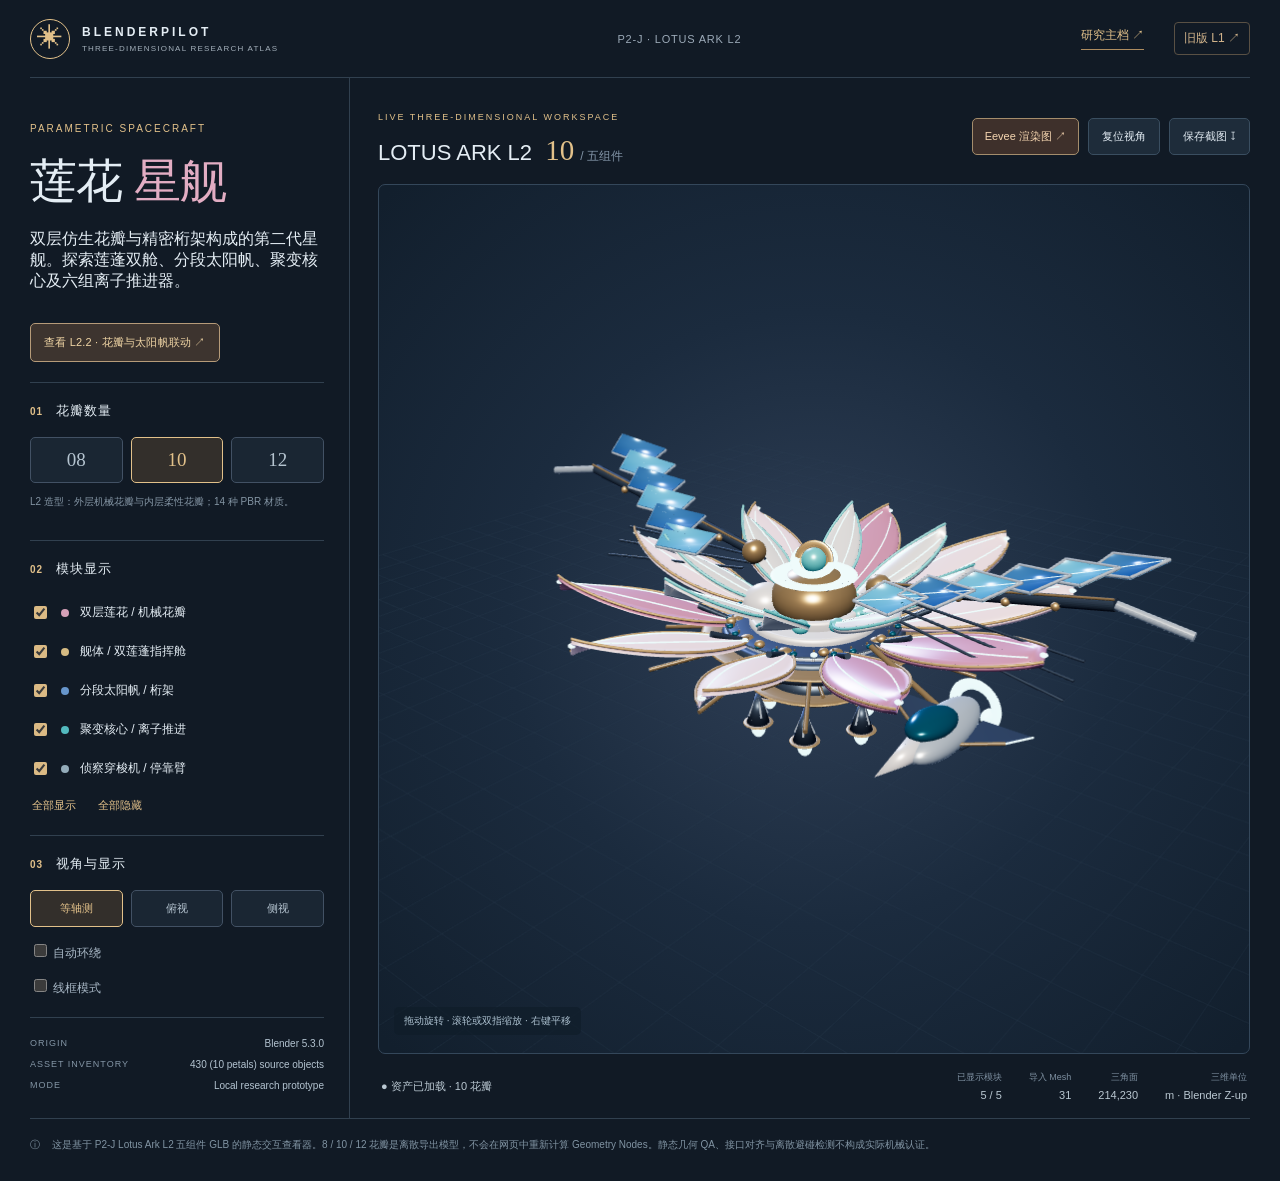
<file: index.html>
<!DOCTYPE html><html lang="zh-CN"><head><meta charset="utf-8"/><meta name="viewport" content="width=device-width,initial-scale=1"/><meta name="theme-color" content="#111923"/><title>Lotus Ark L2 · BlenderPilot 3D Atlas</title><link rel="stylesheet" href="./styles.css"/><script type="importmap">{"imports":{"three":"./vendor/three.module.js"}}</script><script type="module" src="./main.js"></script></head>
<body><div class="app">
<header><div class="brand"><span class="logo">✳</span><div><b>BLENDERPILOT</b><small>THREE-DIMENSIONAL RESEARCH ATLAS</small></div></div><span class="edition">P2-J · LOTUS ARK L2</span><a href="https://app.notion.com/p/41b34a28189a81a082bcf59a9b051cc3" target="_blank" rel="noreferrer">研究主档 ↗</a><a class="legacy-link" href="./l1/" title="对比旧版星舰 L1">旧版 L1 ↗</a></header>
<main><aside><section class="intro"><p class="eyebrow">PARAMETRIC SPACECRAFT</p><h1>莲花 <em>星舰</em></h1><p>双层仿生花瓣与精密桁架构成的第二代星舰。探索莲蓬双舱、分段太阳帆、聚变核心及六组离子推进器。</p><a class="mechanics-link" href="./mechanics/">查看 L2.2 · 花瓣与太阳帆联动 ↗</a></section>
<section><h2><span>01</span> 花瓣数量</h2><div class="variants"><label><input id="petal-8" type="radio" name="petals" value="8"><span>08</span></label><label><input id="petal-10" type="radio" name="petals" value="10" checked><span>10</span></label><label><input id="petal-12" type="radio" name="petals" value="12"><span>12</span></label></div><p class="muted">L2 造型：外层机械花瓣与内层柔性花瓣；14 种 PBR 材质。</p></section>
<section><h2><span>02</span> 模块显示</h2><div class="modules">
<label><input id="module-petals" type="checkbox" data-module="petals" checked><i style="background:#d6a1b8"></i>双层莲花 / 机械花瓣</label>
<label><input id="module-hull" type="checkbox" data-module="hull" checked><i style="background:#d6bb83"></i>舰体 / 双莲蓬指挥舱</label>
<label><input id="module-sails" type="checkbox" data-module="sails" checked><i style="background:#6796cc"></i>分段太阳帆 / 桁架</label>
<label><input id="module-engines" type="checkbox" data-module="engines" checked><i style="background:#53babf"></i>聚变核心 / 离子推进</label>
<label><input id="module-shuttle" type="checkbox" data-module="shuttle" checked><i style="background:#94acba"></i>侦察穿梭机 / 停靠臂</label>
</div><div class="inline"><button id="all-on">全部显示</button><button id="all-off">全部隐藏</button></div></section>
<section><h2><span>03</span> 视角与显示</h2><div class="views"><button id="view-iso" data-view="iso" class="selected">等轴测</button><button id="view-top" data-view="top">俯视</button><button id="view-side" data-view="side">侧视</button></div><label class="switch"><input type="checkbox" id="auto-rotate"> 自动环绕</label><label class="switch"><input type="checkbox" id="wireframe"> 线框模式</label></section>
<div class="aside-foot"><div><small>ORIGIN</small><span>Blender 5.3.0</span></div><div><small>ASSET INVENTORY</small><span>430 (10 petals) source objects</span></div><div><small>MODE</small><span>Local research prototype</span></div></div></aside>
<article><div class="topline"><div><small>LIVE THREE-DIMENSIONAL WORKSPACE</small><h3>LOTUS ARK L2 <strong id="stage-count">10</strong> <span>/ 五组件</span></h3></div><div class="actions"><a class="render-link" href="./assets/lotus_ark_l2_hero.jpg" target="_blank" rel="noreferrer">Eevee 渲染图 ↗</a><button id="reset-camera">复位视角</button><button id="capture">保存截图 ↧</button></div></div>
<div id="viewport"><div id="loader"><span class="spinner"></span><span id="load-text">正在加载三维资产 …</span></div><p class="hint">拖动旋转 · 滚轮或双指缩放 · 右键平移</p><div id="error" role="alert" hidden></div></div>
<div class="bottomline"><span id="status">正在初始化</span><div><span><small>已显示模块</small><b id="visible-count">—</b></span><span><small>导入 Mesh</small><b id="mesh-count">—</b></span><span><small>三角面</small><b id="triangle-count">—</b></span><span><small>三维单位</small><b>m · Blender Z-up</b></span></div></div></article></main>
<footer><span>ⓘ</span><p>这是基于 P2-J Lotus Ark L2 五组件 GLB 的静态交互查看器。8 / 10 / 12 花瓣是离散导出模型，不会在网页中重新计算 Geometry Nodes。静态几何 QA、接口对齐与离散避碰检测不构成实际机械认证。</p></footer></div></body></html>
</file>
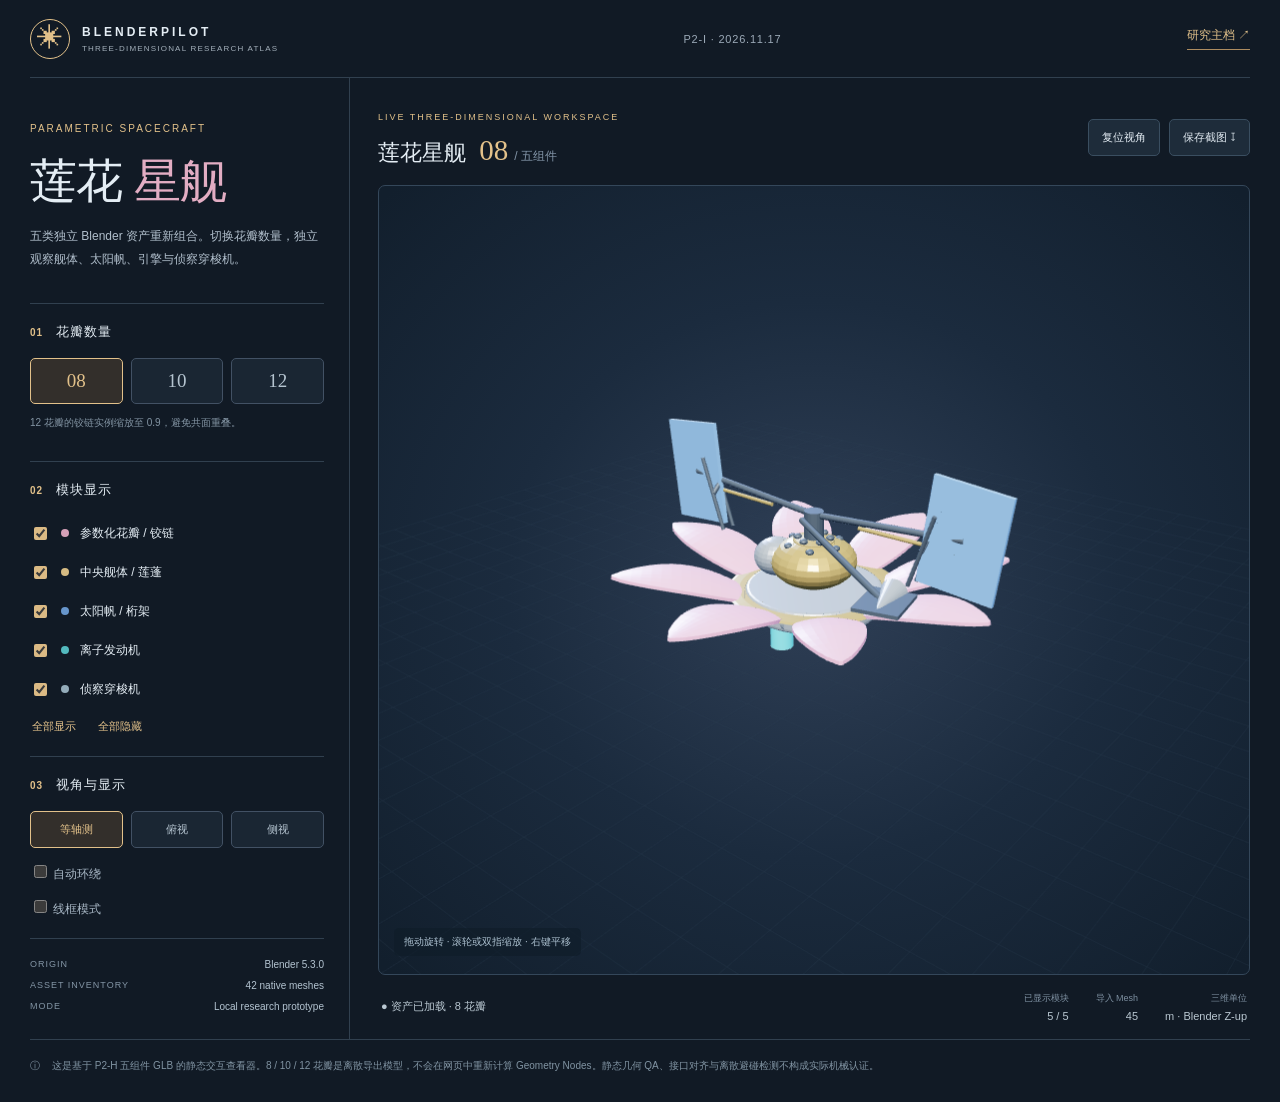
<file: l1/index.html>
<!DOCTYPE html><html lang="zh-CN"><head><meta charset="utf-8"/><meta name="viewport" content="width=device-width,initial-scale=1"/><meta name="theme-color" content="#111923"/><title>莲花星舰 · BlenderPilot 3D Atlas</title><link rel="stylesheet" href="./styles.css"/><script type="importmap">{"imports":{"three":"./vendor/three.module.js"}}</script><script type="module" src="./main.js"></script></head>
<body><div class="app">
<header><div class="brand"><span class="logo">✳</span><div><b>BLENDERPILOT</b><small>THREE-DIMENSIONAL RESEARCH ATLAS</small></div></div><span class="edition">P2-I · 2026.11.17</span><a href="https://app.notion.com/p/41b34a28189a81a082bcf59a9b051cc3" target="_blank" rel="noreferrer">研究主档 ↗</a></header>
<main><aside><section class="intro"><p class="eyebrow">PARAMETRIC SPACECRAFT</p><h1>莲花 <em>星舰</em></h1><p>五类独立 Blender 资产重新组合。切换花瓣数量，独立观察舰体、太阳帆、引擎与侦察穿梭机。</p></section>
<section><h2><span>01</span> 花瓣数量</h2><div class="variants"><label><input type="radio" name="petals" value="8" checked><span>08</span></label><label><input type="radio" name="petals" value="10"><span>10</span></label><label><input type="radio" name="petals" value="12"><span>12</span></label></div><p class="muted">12 花瓣的铰链实例缩放至 0.9，避免共面重叠。</p></section>
<section><h2><span>02</span> 模块显示</h2><div class="modules">
<label><input type="checkbox" data-module="petals" checked><i style="background:#d6a1b8"></i>参数化花瓣 / 铰链</label>
<label><input type="checkbox" data-module="hull" checked><i style="background:#d6bb83"></i>中央舰体 / 莲蓬</label>
<label><input type="checkbox" data-module="sails" checked><i style="background:#6796cc"></i>太阳帆 / 桁架</label>
<label><input type="checkbox" data-module="engines" checked><i style="background:#53babf"></i>离子发动机</label>
<label><input type="checkbox" data-module="shuttle" checked><i style="background:#94acba"></i>侦察穿梭机</label>
</div><div class="inline"><button id="all-on">全部显示</button><button id="all-off">全部隐藏</button></div></section>
<section><h2><span>03</span> 视角与显示</h2><div class="views"><button data-view="iso" class="selected">等轴测</button><button data-view="top">俯视</button><button data-view="side">侧视</button></div><label class="switch"><input type="checkbox" id="auto-rotate"> 自动环绕</label><label class="switch"><input type="checkbox" id="wireframe"> 线框模式</label></section>
<div class="aside-foot"><div><small>ORIGIN</small><span>Blender 5.3.0</span></div><div><small>ASSET INVENTORY</small><span>42 native meshes</span></div><div><small>MODE</small><span>Local research prototype</span></div></div></aside>
<article><div class="topline"><div><small>LIVE THREE-DIMENSIONAL WORKSPACE</small><h3>莲花星舰 <strong id="stage-count">08</strong> <span>/ 五组件</span></h3></div><div class="actions"><button id="reset-camera">复位视角</button><button id="capture">保存截图 ↧</button></div></div>
<div id="viewport"><div id="loader"><span class="spinner"></span><span id="load-text">正在加载三维资产 …</span></div><p class="hint">拖动旋转 · 滚轮或双指缩放 · 右键平移</p><div id="error" role="alert" hidden></div></div>
<div class="bottomline"><span id="status">正在初始化</span><div><span><small>已显示模块</small><b id="visible-count">—</b></span><span><small>导入 Mesh</small><b id="mesh-count">—</b></span><span><small>三维单位</small><b>m · Blender Z-up</b></span></div></div></article></main>
<footer><span>ⓘ</span><p>这是基于 P2-H 五组件 GLB 的静态交互查看器。8 / 10 / 12 花瓣是离散导出模型，不会在网页中重新计算 Geometry Nodes。静态几何 QA、接口对齐与离散避碰检测不构成实际机械认证。</p></footer></div></body></html>
</file>
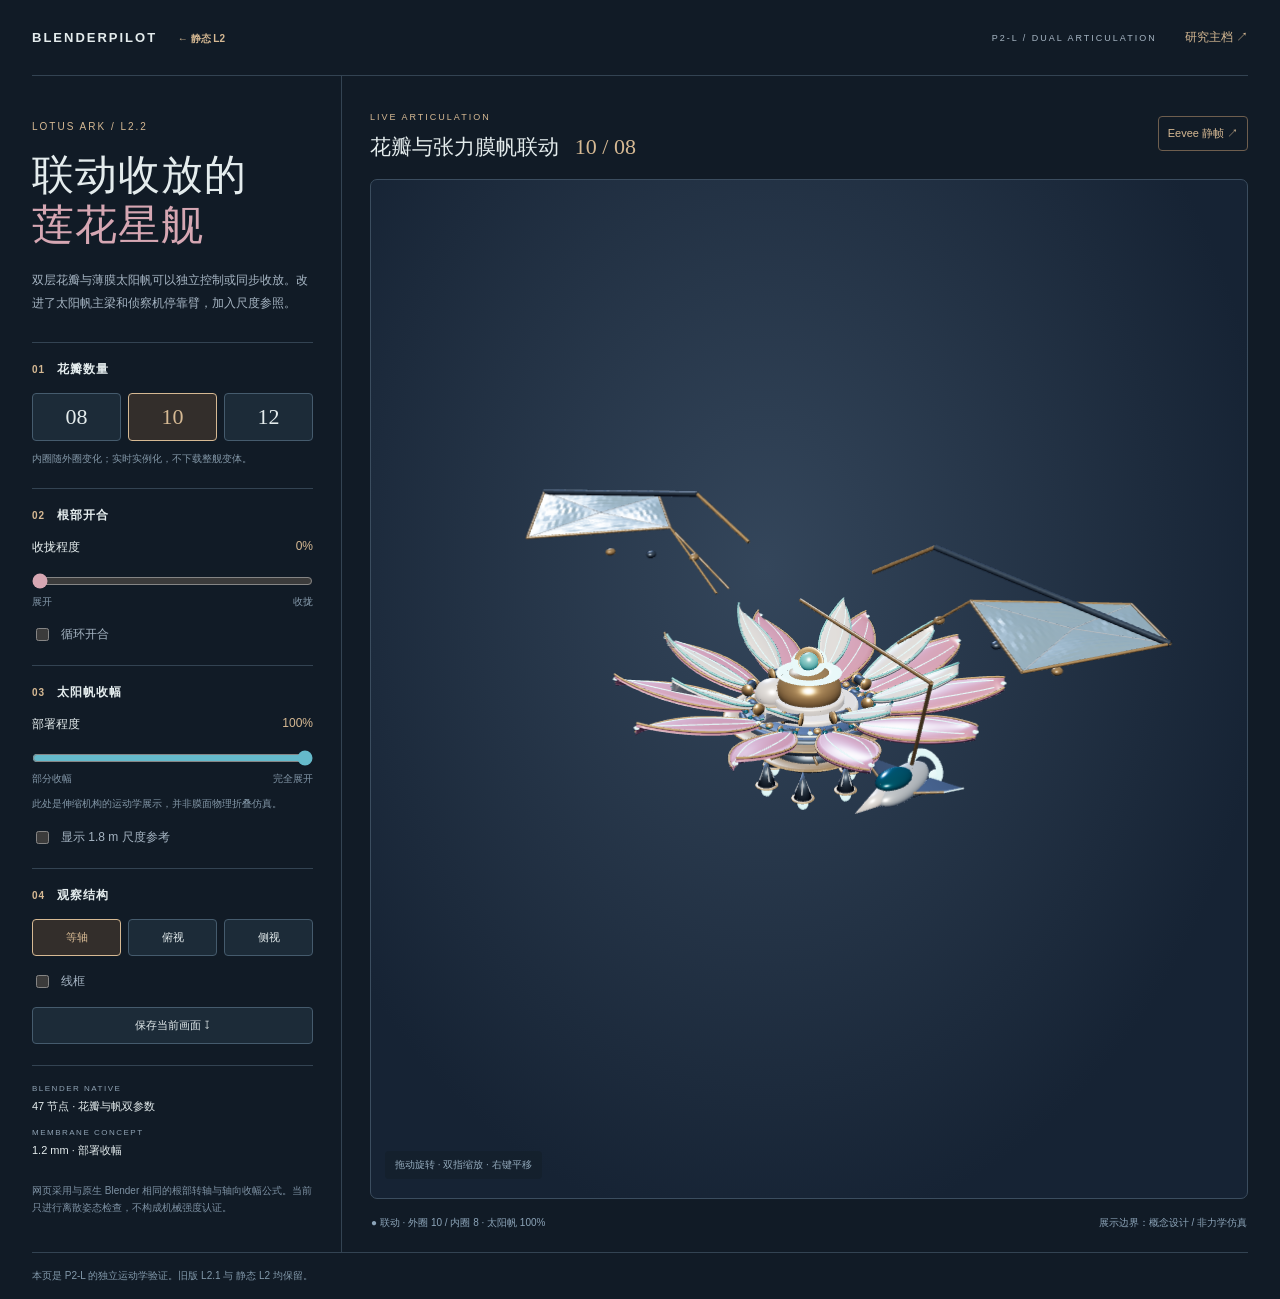
<file: mechanics/index.html>
<!doctype html><html lang="zh-CN"><head><meta charset="utf-8"><meta name="viewport" content="width=device-width,initial-scale=1"><title>Lotus Ark L2.2 · 花瓣与张力膜帆联动</title><meta name="theme-color" content="#111a24"><link rel="stylesheet" href="motion.css"><script type="importmap">{"imports":{"three":"../vendor/three.module.js"}}</script><script type="module" src="motion.js"></script></head>
<body><header><a href="../">BLENDERPILOT <span>← 静态 L2</span></a><small>P2-L / DUAL ARTICULATION</small><a href="https://app.notion.com/p/41b34a28189a81a082bcf59a9b051cc3" target="_blank" rel="noreferrer">研究主档 ↗</a></header><main><aside><p class="eyebrow">LOTUS ARK / L2.2</p><h1>联动收放的<br><em>莲花星舰</em></h1><p class="lead">双层花瓣与薄膜太阳帆可以独立控制或同步收放。改进了太阳帆主梁和侦察机停靠臂，加入尺度参照。</p><section><h2>01 <span>花瓣数量</span></h2><div class="counts"><button id="count-8" data-count="8">08</button><button id="count-10" data-count="10" aria-pressed="true">10</button><button id="count-12" data-count="12">12</button></div><p class="note">内圈随外圈变化；实时实例化，不下载整舰变体。</p></section><section><h2>02 <span>根部开合</span></h2><div class="reading"><label for="fold">收拢程度</label><output id="fold-value">0%</output></div><input id="fold" type="range" min="0" max="100" step="1" value="0" aria-label="花瓣收拢程度"><div class="ends"><span>展开</span><span>收拢</span></div><label class="check"><input id="play" type="checkbox">循环开合</label></section><section><h2>03 <span>太阳帆收幅</span></h2>
<div class="reading"><label for="deploy">部署程度</label><output id="deploy-value">100%</output></div>
<input id="deploy" type="range" min="0" max="100" step="1" value="100" aria-label="太阳帆部署程度"/>
<div class="ends"><span>部分收幅</span><span>完全展开</span></div>
<p class="note">此处是伸缩机构的运动学展示，并非膜面物理折叠仿真。</p>
<label class="check"><input id="scale-ref" type="checkbox"/>显示 1.8 m 尺度参考</label>
</section><section><h2>04 <span>观察结构</span></h2><div class="views"><button id="view-iso" data-view="iso">等轴</button><button id="view-top" data-view="top">俯视</button><button id="view-side" data-view="side">侧视</button></div><label class="check"><input id="wire" type="checkbox">线框</label><button id="capture" class="capture">保存当前画面 ↧</button></section><div class="source"><span>BLENDER NATIVE</span><strong>47 节点 · 花瓣与帆双参数</strong><span>MEMBRANE CONCEPT</span><strong>1.2 mm · 部署收幅</strong><p>网页采用与原生 Blender 相同的根部转轴与轴向收幅公式。当前只进行离散姿态检查，不构成机械强度认证。</p></div></aside><article><div class="titlebar"><div><small>LIVE ARTICULATION</small><h2>花瓣与张力膜帆联动 <b id="count-label">10 / 08</b></h2></div><a href="assets/open_l2_2.jpg" target="_blank">Eevee 静帧 ↗</a></div><div id="viewport"><div id="loading">正在读取花瓣、膜帆与尺度参考…</div><p class="gesture">拖动旋转 · 双指缩放 · 右键平移</p><div id="error" hidden></div></div><div class="statusbar"><span id="status">加载中</span><span>展示边界：概念设计 / 非力学仿真</span></div></article></main><footer>本页是 P2-L 的独立运动学验证。旧版 <a href='../motion/'>L2.1</a> 与 <a href='../'>静态 L2</a> 均保留。</footer></body></html>
</file>
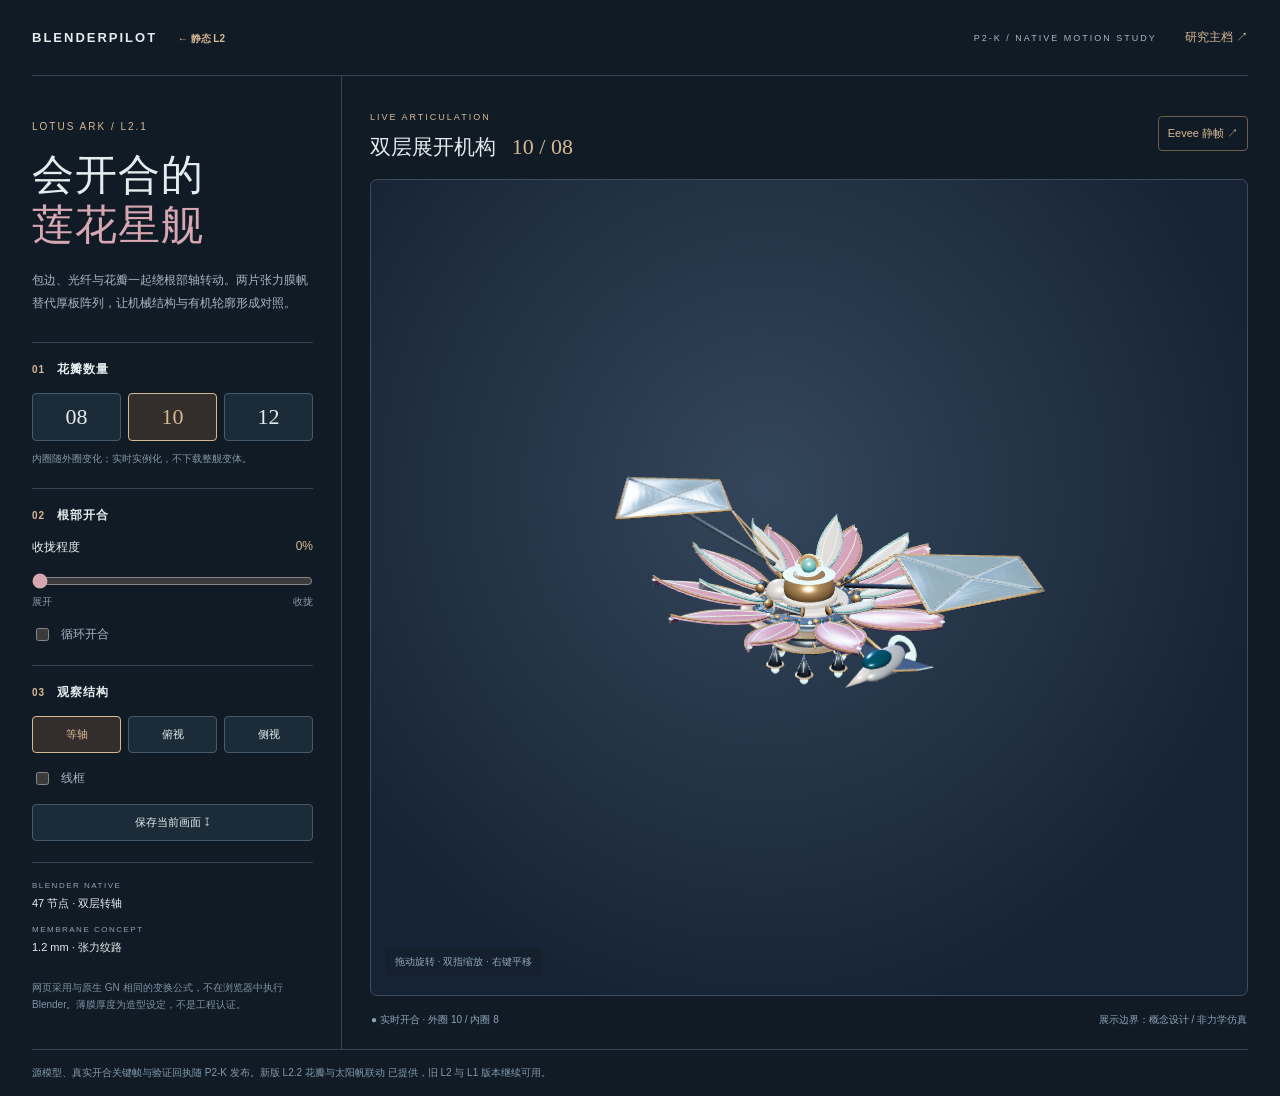
<file: motion/index.html>
<!doctype html><html lang="zh-CN"><head><meta charset="utf-8"><meta name="viewport" content="width=device-width,initial-scale=1"><title>Lotus Ark L2.1 · 开合与膜帆</title><meta name="theme-color" content="#111a24"><link rel="stylesheet" href="motion.css"><script type="importmap">{"imports":{"three":"../vendor/three.module.js"}}</script><script type="module" src="motion.js"></script></head>
<body><header><a href="../">BLENDERPILOT <span>← 静态 L2</span></a><small>P2-K / NATIVE MOTION STUDY</small><a href="https://app.notion.com/p/41b34a28189a81a082bcf59a9b051cc3" target="_blank" rel="noreferrer">研究主档 ↗</a></header><main><aside><p class="eyebrow">LOTUS ARK / L2.1</p><h1>会开合的<br><em>莲花星舰</em></h1><p class="lead">包边、光纤与花瓣一起绕根部轴转动。两片张力膜帆替代厚板阵列，让机械结构与有机轮廓形成对照。</p><section><h2>01 <span>花瓣数量</span></h2><div class="counts"><button id="count-8" data-count="8">08</button><button id="count-10" data-count="10" aria-pressed="true">10</button><button id="count-12" data-count="12">12</button></div><p class="note">内圈随外圈变化；实时实例化，不下载整舰变体。</p></section><section><h2>02 <span>根部开合</span></h2><div class="reading"><label for="fold">收拢程度</label><output id="fold-value">0%</output></div><input id="fold" type="range" min="0" max="100" step="1" value="0" aria-label="花瓣收拢程度"><div class="ends"><span>展开</span><span>收拢</span></div><label class="check"><input id="play" type="checkbox">循环开合</label></section><section><h2>03 <span>观察结构</span></h2><div class="views"><button id="view-iso" data-view="iso">等轴</button><button id="view-top" data-view="top">俯视</button><button id="view-side" data-view="side">侧视</button></div><label class="check"><input id="wire" type="checkbox">线框</label><button id="capture" class="capture">保存当前画面 ↧</button></section><div class="source"><span>BLENDER NATIVE</span><strong>47 节点 · 双层转轴</strong><span>MEMBRANE CONCEPT</span><strong>1.2 mm · 张力纹路</strong><p>网页采用与原生 GN 相同的变换公式，不在浏览器中执行 Blender。薄膜厚度为造型设定，不是工程认证。</p></div></aside><article><div class="titlebar"><div><small>LIVE ARTICULATION</small><h2>双层展开机构 <b id="count-label">10 / 08</b></h2></div><a href="assets/open.jpg" target="_blank">Eevee 静帧 ↗</a></div><div id="viewport"><div id="loading">正在读取原型与膜帆…</div><p class="gesture">拖动旋转 · 双指缩放 · 右键平移</p><div id="error" hidden></div></div><div class="statusbar"><span id="status">加载中</span><span>展示边界：概念设计 / 非力学仿真</span></div></article></main><footer>源模型、真实开合关键帧与验证回执随 P2-K 发布。新版 <a href="../mechanics/">L2.2 花瓣与太阳帆联动</a> 已提供，旧 L2 与 L1 版本继续可用。</footer></body></html>
</file>
<file: styles.css>
:root{color-scheme:dark;--bg:#111a25;--line:#31404f;--text:#e4edf4;--muted:#a3afba;--gold:#e2c18a}*{box-sizing:border-box}body{margin:0;background:var(--bg);color:var(--text);font-family:Inter,-apple-system,"Segoe UI","PingFang SC",sans-serif}button,input{font:inherit}button{cursor:pointer;color:inherit}a{color:inherit;text-decoration:none}.app{max-width:1770px;margin:auto;padding:0 30px}header{height:78px;border-bottom:1px solid var(--line);display:flex;align-items:center;gap:26px}header>a{font-size:12px;color:var(--gold);margin-left:auto;border-bottom:1px solid #ad8c60;padding-bottom:5px}.brand{display:flex;align-items:center;gap:12px}.logo{width:40px;height:40px;border:1px solid var(--gold);border-radius:50%;display:grid;place-items:center;color:var(--gold);font-size:26px}.brand b{font-size:12px;letter-spacing:3px;display:block}.brand small{font-size:8px;letter-spacing:1.2px;color:var(--muted);display:block;margin-top:5px}.edition{margin-left:auto;font-size:11px;color:#9caab8;letter-spacing:.8px}main{display:grid;grid-template-columns:320px 1fr;min-height:calc(100vh - 163px)}aside{border-right:1px solid var(--line);padding:35px 25px 22px 0;display:flex;flex-direction:column;gap:20px}.intro{border-top:0}section{border-top:1px solid var(--line);padding-top:19px}aside .intro{padding-top:0}.eyebrow{font-size:10px;color:var(--gold);letter-spacing:2px}.intro h1{font-size:47px;font-weight:450;letter-spacing:-1px;margin:16px 0 12px}.intro h1 em{color:#e2adc3;font-style:normal}.intro>p:last-child{font-size:12px;color:#b0becb;line-height:1.9}h2{font-size:13px;font-weight:550;letter-spacing:1px;margin:0 0 17px}h2 span{font-size:10px;color:var(--gold);padding-right:8px}.variants,.views{display:grid;grid-template-columns:repeat(3,1fr);gap:8px}.variants input{position:absolute;opacity:0}.variants span,.views button{display:block;text-align:center;border:1px solid #425164;padding:11px 3px;background:#1a2633;border-radius:5px;color:#b5c4d0}.variants span{font-family:Georgia,serif;font-size:19px}.variants label:has(input:checked) span,.views .selected{color:var(--gold);border-color:var(--gold);background:#332f2b}.views button{font-size:11px;padding:10px 3px}.muted{color:#8394a3;font-size:10px;line-height:1.7}.modules{display:grid;gap:4px}.modules label{display:flex;align-items:center;gap:11px;cursor:pointer;padding:8px 0;font-size:12px}.modules label:has(input:not(:checked)){opacity:.4}.modules input,.switch input{accent-color:#dbba84}.modules i{display:inline-block;width:8px;height:8px;border-radius:50%}.inline{display:flex;gap:18px;margin-top:10px}.inline button{border:0;background:none;padding:2px;color:var(--gold);font-size:11px}.switch{display:block;margin-top:14px;color:#a9b8c6;font-size:12px}.aside-foot{margin-top:auto;border-top:1px solid var(--line);padding-top:15px}.aside-foot>div{display:flex;justify-content:space-between;padding:5px 0}.aside-foot small{color:#8496a6;letter-spacing:1px;font-size:9px}.aside-foot span{font-size:10px;color:#b4c4d1}article{min-width:0;padding:28px 0 0 28px;display:flex;flex-direction:column}.topline{display:flex;justify-content:space-between;align-items:center;margin-bottom:17px}.topline small{color:var(--gold);letter-spacing:2px;font-size:9px}.topline h3{font-weight:450;font-size:22px;margin:10px 0 0}.topline h3 strong{color:var(--gold);font:29px Georgia,serif;margin-left:7px}.topline h3 span{font-size:12px;color:#8395a8}.actions{display:flex;gap:9px}.actions button{background:#1e2c3a;border:1px solid #3a4e60;border-radius:5px;font-size:11px;padding:10px 13px}#viewport{flex:1;position:relative;min-height:510px;background:radial-gradient(ellipse at center,#304057 0,#1b2b3e 50%,#121f2d 98%);border:1px solid #34475a;border-radius:7px;overflow:hidden}#viewport canvas{display:block;width:100%;height:100%}#loader{position:absolute;inset:0;z-index:3;display:flex;justify-content:center;align-items:center;flex-direction:column;gap:15px;font-size:12px;color:#c6d2dd;background:#1b2934ce}#loader[hidden]{display:none}.spinner{height:26px;width:26px;border:2px solid #647786;border-top-color:var(--gold);border-radius:50%;animation:rotate 1s linear infinite}@keyframes rotate{to{transform:rotate(360deg)}}.hint{position:absolute;bottom:8px;left:15px;font-size:10px;color:#acc0cf;background:#101e2aa9;padding:7px 10px;border-radius:5px;pointer-events:none}#error{position:absolute;top:15px;left:15px;right:15px;z-index:5;padding:15px;background:#4e3134;border:1px solid #c27878;color:#ffe4e4}.bottomline{display:flex;justify-content:space-between;align-items:center;padding:17px 3px;color:#b9c7d1;font-size:11px}.bottomline>div{display:flex;gap:27px}.bottomline>div span{display:grid;gap:5px;text-align:right}.bottomline small{color:#7e90a1;font-size:9px}.bottomline b{font-size:11px;font-weight:500}footer{display:flex;gap:12px;border-top:1px solid var(--line);color:#8194a3;font-size:10px;line-height:1.7;padding:17px 0 28px}footer p{margin:0}footer span{flex-shrink:0}@media(max-width:980px){.app{padding:0 15px}main{grid-template-columns:275px 1fr}article{padding-left:15px}#viewport{min-height:470px}}@media(max-width:700px){header{height:65px}.edition{display:none}.brand small{font-size:7px}.brand b{font-size:11px}.logo{height:33px;width:33px}main{display:flex;flex-direction:column}aside{border:0;padding:22px 0;gap:17px}.intro h1{font-size:34px;margin:8px 0}.intro>p:last-child{margin-bottom:0}.aside-foot{display:none}section{padding-top:14px}.modules{grid-template-columns:1fr 1fr;gap:0 15px}.modules label{font-size:10px}.switch{display:inline-block;margin-right:22px}.views{max-width:400px}article{padding:10px 0}.topline h3{font-size:18px}.actions button{font-size:10px;padding:9px 7px}#viewport{min-height:380px;max-height:66vh}.bottomline{gap:15px;flex-wrap:wrap}.bottomline>div{width:100%;justify-content:space-between;gap:10px}.bottomline>div span{text-align:left}}
.legacy-link{font-size:12px;color:#d2b48b;margin-left:4px;border:1px solid #595044;border-radius:4px;padding:7px 9px}
.actions .render-link{display:inline-flex;align-items:center;justify-content:center;background:#3e302b;border:1px solid #a48d6c;border-radius:5px;font-size:11px;padding:10px 12px;color:#f6d6b1}
@media(max-width:700px){.legacy-link{font-size:10px;padding:6px}.actions .render-link{font-size:9px;padding:6px}}

.mechanics-link{display:inline-block;margin-top:15px;border:1px solid #b69b79;border-radius:5px;background:#3d342f;color:#f0d5a5;padding:11px 13px;font-size:11px;letter-spacing:.2px}.mechanics-link:hover{background:#514237}
</file>
<file: l1/styles.css>
:root{color-scheme:dark;--bg:#111a25;--line:#31404f;--text:#e4edf4;--muted:#a3afba;--gold:#e2c18a}*{box-sizing:border-box}body{margin:0;background:var(--bg);color:var(--text);font-family:Inter,-apple-system,"Segoe UI","PingFang SC",sans-serif}button,input{font:inherit}button{cursor:pointer;color:inherit}a{color:inherit;text-decoration:none}.app{max-width:1770px;margin:auto;padding:0 30px}header{height:78px;border-bottom:1px solid var(--line);display:flex;align-items:center;gap:26px}header>a{font-size:12px;color:var(--gold);margin-left:auto;border-bottom:1px solid #ad8c60;padding-bottom:5px}.brand{display:flex;align-items:center;gap:12px}.logo{width:40px;height:40px;border:1px solid var(--gold);border-radius:50%;display:grid;place-items:center;color:var(--gold);font-size:26px}.brand b{font-size:12px;letter-spacing:3px;display:block}.brand small{font-size:8px;letter-spacing:1.2px;color:var(--muted);display:block;margin-top:5px}.edition{margin-left:auto;font-size:11px;color:#9caab8;letter-spacing:.8px}main{display:grid;grid-template-columns:320px 1fr;min-height:calc(100vh - 163px)}aside{border-right:1px solid var(--line);padding:35px 25px 22px 0;display:flex;flex-direction:column;gap:20px}.intro{border-top:0}section{border-top:1px solid var(--line);padding-top:19px}aside .intro{padding-top:0}.eyebrow{font-size:10px;color:var(--gold);letter-spacing:2px}.intro h1{font-size:47px;font-weight:450;letter-spacing:-1px;margin:16px 0 12px}.intro h1 em{color:#e2adc3;font-style:normal}.intro>p:last-child{font-size:12px;color:#b0becb;line-height:1.9}h2{font-size:13px;font-weight:550;letter-spacing:1px;margin:0 0 17px}h2 span{font-size:10px;color:var(--gold);padding-right:8px}.variants,.views{display:grid;grid-template-columns:repeat(3,1fr);gap:8px}.variants input{position:absolute;opacity:0}.variants span,.views button{display:block;text-align:center;border:1px solid #425164;padding:11px 3px;background:#1a2633;border-radius:5px;color:#b5c4d0}.variants span{font-family:Georgia,serif;font-size:19px}.variants label:has(input:checked) span,.views .selected{color:var(--gold);border-color:var(--gold);background:#332f2b}.views button{font-size:11px;padding:10px 3px}.muted{color:#8394a3;font-size:10px;line-height:1.7}.modules{display:grid;gap:4px}.modules label{display:flex;align-items:center;gap:11px;cursor:pointer;padding:8px 0;font-size:12px}.modules label:has(input:not(:checked)){opacity:.4}.modules input,.switch input{accent-color:#dbba84}.modules i{display:inline-block;width:8px;height:8px;border-radius:50%}.inline{display:flex;gap:18px;margin-top:10px}.inline button{border:0;background:none;padding:2px;color:var(--gold);font-size:11px}.switch{display:block;margin-top:14px;color:#a9b8c6;font-size:12px}.aside-foot{margin-top:auto;border-top:1px solid var(--line);padding-top:15px}.aside-foot>div{display:flex;justify-content:space-between;padding:5px 0}.aside-foot small{color:#8496a6;letter-spacing:1px;font-size:9px}.aside-foot span{font-size:10px;color:#b4c4d1}article{min-width:0;padding:28px 0 0 28px;display:flex;flex-direction:column}.topline{display:flex;justify-content:space-between;align-items:center;margin-bottom:17px}.topline small{color:var(--gold);letter-spacing:2px;font-size:9px}.topline h3{font-weight:450;font-size:22px;margin:10px 0 0}.topline h3 strong{color:var(--gold);font:29px Georgia,serif;margin-left:7px}.topline h3 span{font-size:12px;color:#8395a8}.actions{display:flex;gap:9px}.actions button{background:#1e2c3a;border:1px solid #3a4e60;border-radius:5px;font-size:11px;padding:10px 13px}#viewport{flex:1;position:relative;min-height:510px;background:radial-gradient(ellipse at center,#304057 0,#1b2b3e 50%,#121f2d 98%);border:1px solid #34475a;border-radius:7px;overflow:hidden}#viewport canvas{display:block;width:100%;height:100%}#loader{position:absolute;inset:0;z-index:3;display:flex;justify-content:center;align-items:center;flex-direction:column;gap:15px;font-size:12px;color:#c6d2dd;background:#1b2934ce}#loader[hidden]{display:none}.spinner{height:26px;width:26px;border:2px solid #647786;border-top-color:var(--gold);border-radius:50%;animation:rotate 1s linear infinite}@keyframes rotate{to{transform:rotate(360deg)}}.hint{position:absolute;bottom:8px;left:15px;font-size:10px;color:#acc0cf;background:#101e2aa9;padding:7px 10px;border-radius:5px;pointer-events:none}#error{position:absolute;top:15px;left:15px;right:15px;z-index:5;padding:15px;background:#4e3134;border:1px solid #c27878;color:#ffe4e4}.bottomline{display:flex;justify-content:space-between;align-items:center;padding:17px 3px;color:#b9c7d1;font-size:11px}.bottomline>div{display:flex;gap:27px}.bottomline>div span{display:grid;gap:5px;text-align:right}.bottomline small{color:#7e90a1;font-size:9px}.bottomline b{font-size:11px;font-weight:500}footer{display:flex;gap:12px;border-top:1px solid var(--line);color:#8194a3;font-size:10px;line-height:1.7;padding:17px 0 28px}footer p{margin:0}footer span{flex-shrink:0}@media(max-width:980px){.app{padding:0 15px}main{grid-template-columns:275px 1fr}article{padding-left:15px}#viewport{min-height:470px}}@media(max-width:700px){header{height:65px}.edition{display:none}.brand small{font-size:7px}.brand b{font-size:11px}.logo{height:33px;width:33px}main{display:flex;flex-direction:column}aside{border:0;padding:22px 0;gap:17px}.intro h1{font-size:34px;margin:8px 0}.intro>p:last-child{margin-bottom:0}.aside-foot{display:none}section{padding-top:14px}.modules{grid-template-columns:1fr 1fr;gap:0 15px}.modules label{font-size:10px}.switch{display:inline-block;margin-right:22px}.views{max-width:400px}article{padding:10px 0}.topline h3{font-size:18px}.actions button{font-size:10px;padding:9px 7px}#viewport{min-height:380px;max-height:66vh}.bottomline{gap:15px;flex-wrap:wrap}.bottomline>div{width:100%;justify-content:space-between;gap:10px}.bottomline>div span{text-align:left}}
</file>
<file: mechanics/motion.css>
:root{color-scheme:dark;--bg:#111b26;--line:#334352;--ink:#e4eced;--sub:#a6b5c3;--gold:#d6b993;--pink:#d6a7b3}*{box-sizing:border-box}body{margin:0;background:var(--bg);color:var(--ink);font-family:Inter,-apple-system,"PingFang SC",sans-serif}button,a,input{touch-action:manipulation}a{color:inherit;text-decoration:none}header{margin:0 32px;height:76px;display:flex;align-items:center;gap:28px;border-bottom:1px solid var(--line)}header>a:first-child{font-size:13px;letter-spacing:2px;font-weight:700}header a span{color:var(--gold);font-size:10px;margin-left:15px;letter-spacing:0}header small{margin-left:auto;color:var(--sub);font-size:9px;letter-spacing:2px}header>a:last-child{font-size:12px;color:var(--gold)}main{display:grid;grid-template-columns:310px minmax(0,1fr);padding:0 32px;min-height:calc(100vh - 133px)}aside{padding:35px 28px 26px 0;border-right:1px solid var(--line)}.eyebrow{font-size:10px;color:var(--gold);letter-spacing:2px}h1{font-size:42px;font-weight:450;letter-spacing:1px;line-height:1.2;margin:18px 0}h1 em{color:var(--pink);font-style:normal}.lead{font-size:12px;line-height:1.9;color:var(--sub);margin-bottom:28px}section{margin:21px 0;padding-top:18px;border-top:1px solid var(--line)}section h2{font-size:10px;color:var(--gold);letter-spacing:1px;margin:0 0 15px}section h2 span{font-size:12px;color:var(--ink);margin-left:8px}.counts,.views{display:grid;grid-template-columns:repeat(3,1fr);gap:7px}button{cursor:pointer;font:inherit;color:inherit;border:1px solid #455b6d;background:#1c2b38;border-radius:4px;padding:10px 4px}.counts button{font:22px Georgia,serif}.counts button[aria-pressed="true"],.views button.active{border-color:var(--gold);color:var(--gold);background:#332e2b}.views button{font-size:11px}.note{font-size:10px;line-height:1.6;color:#8296a6}.reading{display:flex;justify-content:space-between;font-size:12px}.reading output{color:var(--gold)}#fold{width:100%;margin:17px 0 6px;accent-color:var(--pink);height:16px}.ends{display:flex;justify-content:space-between;color:#8397a8;font-size:10px}.check{display:flex;align-items:center;gap:9px;margin-top:16px;font-size:12px;color:var(--sub)}.check input{accent-color:var(--gold)}.capture{margin-top:16px;width:100%;font-size:11px}.source{border-top:1px solid var(--line);padding-top:18px;display:grid;gap:6px}.source span{font-size:8px;letter-spacing:1.5px;color:#8fa2b3}.source strong{font-size:11px;font-weight:500;margin-bottom:8px}.source p{font-size:10px;line-height:1.7;color:#7e92a4}article{min-width:0;padding:30px 0 0 28px;display:flex;flex-direction:column}.titlebar{display:flex;justify-content:space-between;align-items:center;margin-bottom:18px}.titlebar small{font-size:9px;letter-spacing:2px;color:var(--gold)}.titlebar h2{font-weight:450;font-size:21px;margin:9px 0 0}.titlebar h2 b{color:var(--gold);font:22px Georgia;margin-left:10px}.titlebar>a{font-size:11px;color:var(--gold);padding:9px;border:1px solid #6e5e4e;border-radius:4px}#viewport{position:relative;flex:1;min-height:570px;border-radius:7px;border:1px solid #3b4d5f;background:radial-gradient(ellipse at 45% 38%,#34465b,#162334 75%);overflow:hidden}canvas{display:block;width:100%;height:100%;touch-action:none}.gesture{position:absolute;bottom:9px;left:14px;font-size:10px;color:#93a9bb;padding:7px 10px;background:#14212cb8;border-radius:4px;pointer-events:none}#loading{position:absolute;inset:0;display:grid;place-items:center;background:#17283cdb;z-index:2;font-size:12px}#loading[hidden]{display:none}#error{position:absolute;left:20px;right:20px;top:20px;background:#593438;color:#ffdddd;padding:20px}.statusbar{display:flex;justify-content:space-between;gap:14px;font-size:10px;color:#8ca4b8;padding:17px 1px 22px}footer{margin:0 32px;border-top:1px solid var(--line);padding:16px 0;color:#839aac;font-size:10px}button:focus-visible,input:focus-visible,a:focus-visible{outline:2px solid #e4c596;outline-offset:4px}@media(max-width:800px){header{margin:0 16px;height:65px}header small{display:none}header>a:last-child{margin-left:auto}header a span{display:none}main{padding:0 16px;display:flex;flex-direction:column}aside{border:0;padding:25px 0 4px}h1{font-size:33px;margin:9px 0}h1 br{display:none}.lead{margin:12px 0 15px}.source{display:none}section{margin:14px 0;padding-top:14px}article{padding:16px 0 0}#viewport{min-height:430px;height:60vh;flex:none}.titlebar h2{font-size:18px}.counts{max-width:430px}.views{max-width:430px}.capture{width:auto;padding:9px 18px}.statusbar{flex-wrap:wrap}footer{margin:0 16px}.check{display:inline-flex;margin-right:15px}}

#deploy{width:100%;margin:17px 0 6px;accent-color:#65bacb;height:16px}#scale-ref{accent-color:#dcb886}
</file>
<file: motion/motion.css>
:root{color-scheme:dark;--bg:#111b26;--line:#334352;--ink:#e4eced;--sub:#a6b5c3;--gold:#d6b993;--pink:#d6a7b3}*{box-sizing:border-box}body{margin:0;background:var(--bg);color:var(--ink);font-family:Inter,-apple-system,"PingFang SC",sans-serif}button,a,input{touch-action:manipulation}a{color:inherit;text-decoration:none}header{margin:0 32px;height:76px;display:flex;align-items:center;gap:28px;border-bottom:1px solid var(--line)}header>a:first-child{font-size:13px;letter-spacing:2px;font-weight:700}header a span{color:var(--gold);font-size:10px;margin-left:15px;letter-spacing:0}header small{margin-left:auto;color:var(--sub);font-size:9px;letter-spacing:2px}header>a:last-child{font-size:12px;color:var(--gold)}main{display:grid;grid-template-columns:310px minmax(0,1fr);padding:0 32px;min-height:calc(100vh - 133px)}aside{padding:35px 28px 26px 0;border-right:1px solid var(--line)}.eyebrow{font-size:10px;color:var(--gold);letter-spacing:2px}h1{font-size:42px;font-weight:450;letter-spacing:1px;line-height:1.2;margin:18px 0}h1 em{color:var(--pink);font-style:normal}.lead{font-size:12px;line-height:1.9;color:var(--sub);margin-bottom:28px}section{margin:21px 0;padding-top:18px;border-top:1px solid var(--line)}section h2{font-size:10px;color:var(--gold);letter-spacing:1px;margin:0 0 15px}section h2 span{font-size:12px;color:var(--ink);margin-left:8px}.counts,.views{display:grid;grid-template-columns:repeat(3,1fr);gap:7px}button{cursor:pointer;font:inherit;color:inherit;border:1px solid #455b6d;background:#1c2b38;border-radius:4px;padding:10px 4px}.counts button{font:22px Georgia,serif}.counts button[aria-pressed="true"],.views button.active{border-color:var(--gold);color:var(--gold);background:#332e2b}.views button{font-size:11px}.note{font-size:10px;line-height:1.6;color:#8296a6}.reading{display:flex;justify-content:space-between;font-size:12px}.reading output{color:var(--gold)}#fold{width:100%;margin:17px 0 6px;accent-color:var(--pink);height:16px}.ends{display:flex;justify-content:space-between;color:#8397a8;font-size:10px}.check{display:flex;align-items:center;gap:9px;margin-top:16px;font-size:12px;color:var(--sub)}.check input{accent-color:var(--gold)}.capture{margin-top:16px;width:100%;font-size:11px}.source{border-top:1px solid var(--line);padding-top:18px;display:grid;gap:6px}.source span{font-size:8px;letter-spacing:1.5px;color:#8fa2b3}.source strong{font-size:11px;font-weight:500;margin-bottom:8px}.source p{font-size:10px;line-height:1.7;color:#7e92a4}article{min-width:0;padding:30px 0 0 28px;display:flex;flex-direction:column}.titlebar{display:flex;justify-content:space-between;align-items:center;margin-bottom:18px}.titlebar small{font-size:9px;letter-spacing:2px;color:var(--gold)}.titlebar h2{font-weight:450;font-size:21px;margin:9px 0 0}.titlebar h2 b{color:var(--gold);font:22px Georgia;margin-left:10px}.titlebar>a{font-size:11px;color:var(--gold);padding:9px;border:1px solid #6e5e4e;border-radius:4px}#viewport{position:relative;flex:1;min-height:570px;border-radius:7px;border:1px solid #3b4d5f;background:radial-gradient(ellipse at 45% 38%,#34465b,#162334 75%);overflow:hidden}canvas{display:block;width:100%;height:100%;touch-action:none}.gesture{position:absolute;bottom:9px;left:14px;font-size:10px;color:#93a9bb;padding:7px 10px;background:#14212cb8;border-radius:4px;pointer-events:none}#loading{position:absolute;inset:0;display:grid;place-items:center;background:#17283cdb;z-index:2;font-size:12px}#loading[hidden]{display:none}#error{position:absolute;left:20px;right:20px;top:20px;background:#593438;color:#ffdddd;padding:20px}.statusbar{display:flex;justify-content:space-between;gap:14px;font-size:10px;color:#8ca4b8;padding:17px 1px 22px}footer{margin:0 32px;border-top:1px solid var(--line);padding:16px 0;color:#839aac;font-size:10px}button:focus-visible,input:focus-visible,a:focus-visible{outline:2px solid #e4c596;outline-offset:4px}@media(max-width:800px){header{margin:0 16px;height:65px}header small{display:none}header>a:last-child{margin-left:auto}header a span{display:none}main{padding:0 16px;display:flex;flex-direction:column}aside{border:0;padding:25px 0 4px}h1{font-size:33px;margin:9px 0}h1 br{display:none}.lead{margin:12px 0 15px}.source{display:none}section{margin:14px 0;padding-top:14px}article{padding:16px 0 0}#viewport{min-height:430px;height:60vh;flex:none}.titlebar h2{font-size:18px}.counts{max-width:430px}.views{max-width:430px}.capture{width:auto;padding:9px 18px}.statusbar{flex-wrap:wrap}footer{margin:0 16px}.check{display:inline-flex;margin-right:15px}}
</file>
